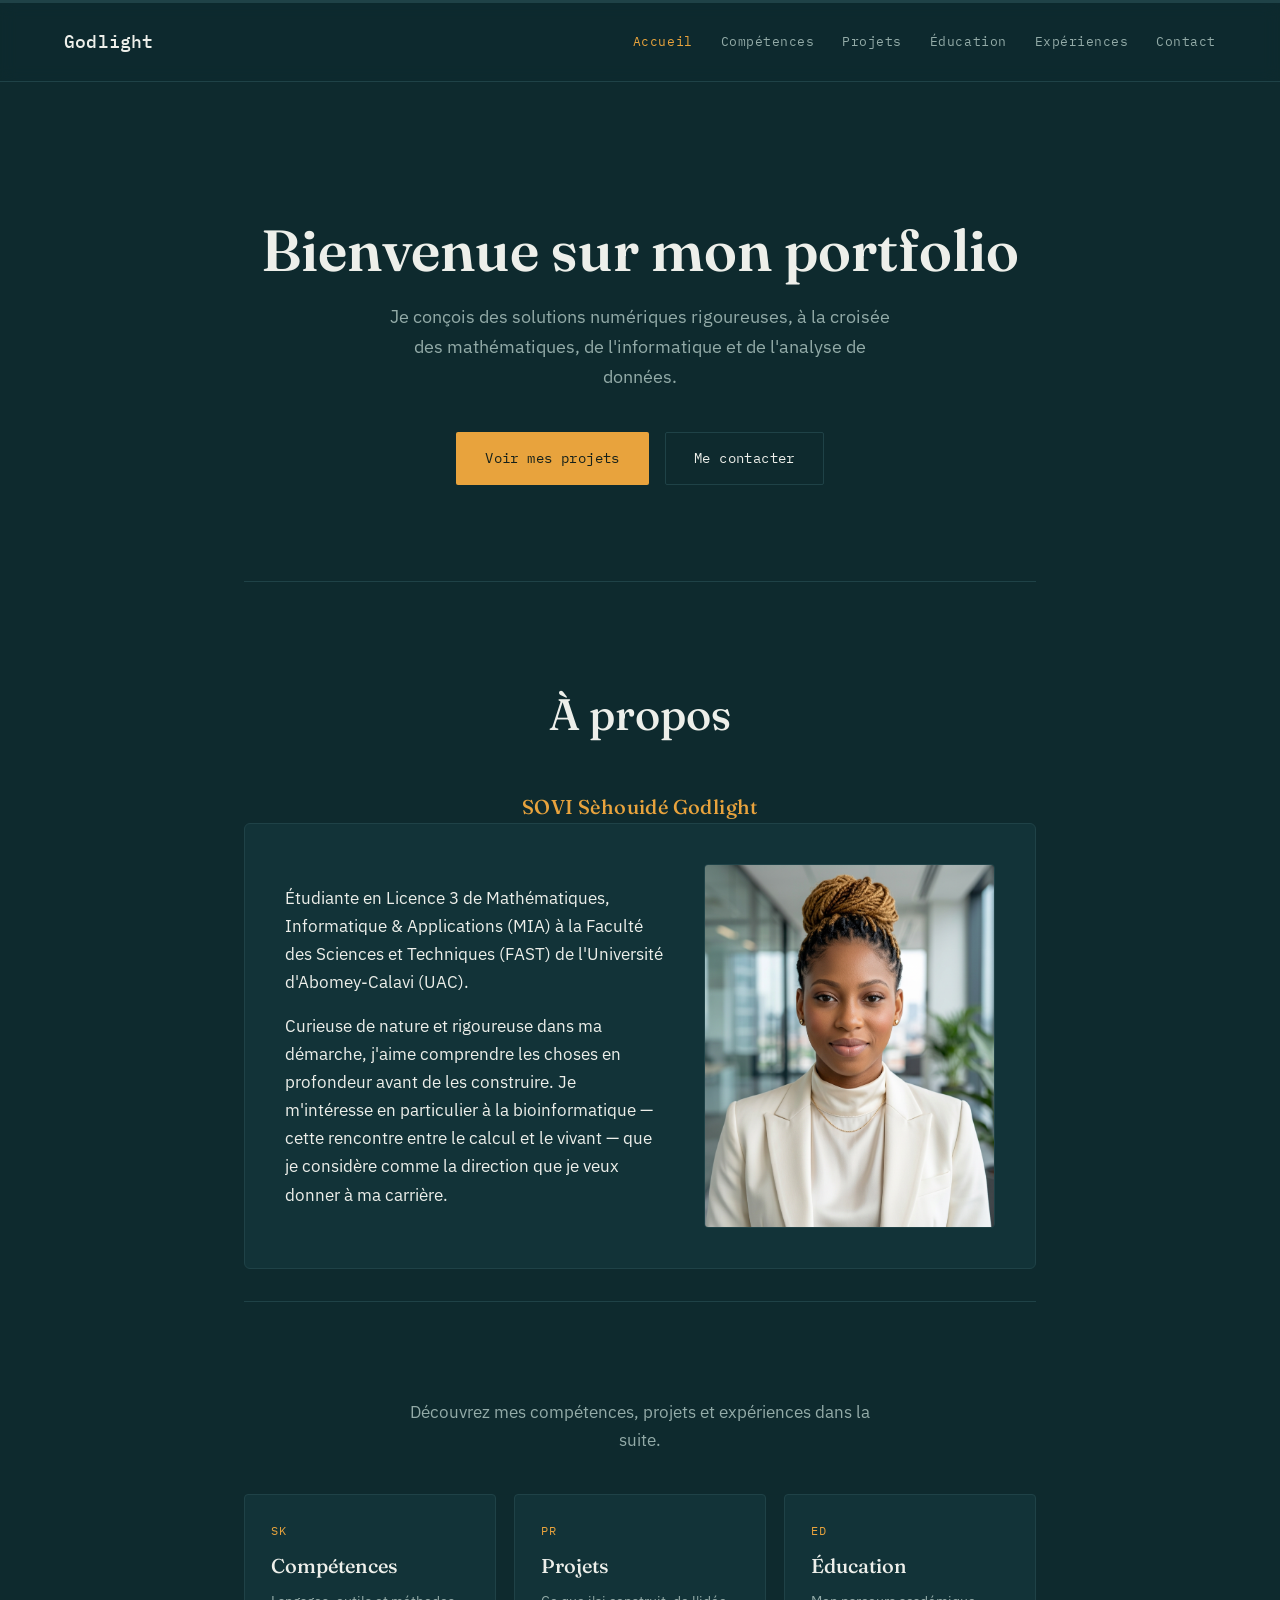
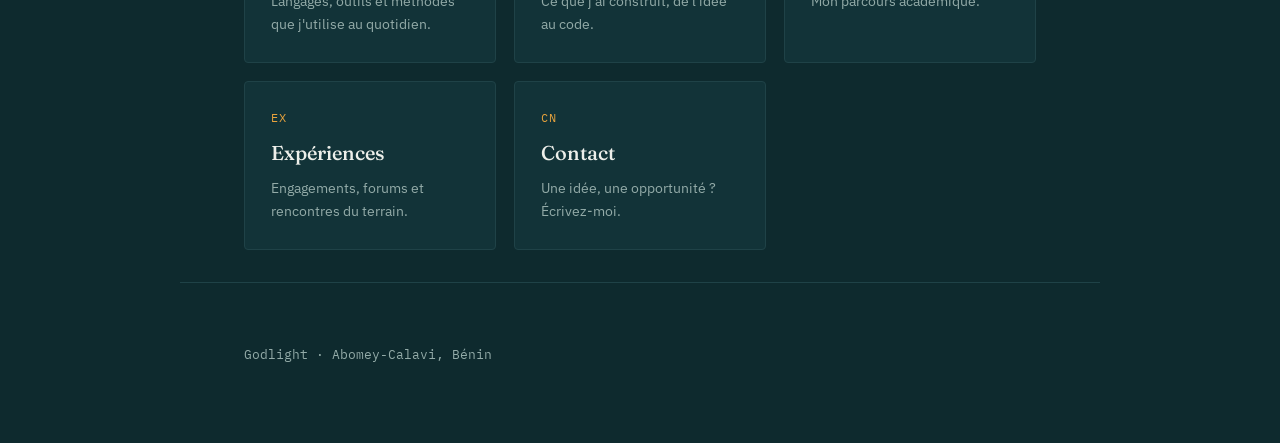
<file: index.html>
<!DOCTYPE html>
<html lang="fr">
<head>
<meta charset="UTF-8">
<meta name="viewport" content="width=device-width, initial-scale=1.0">
<title>Godlight — Portfolio</title>
<link rel="preconnect" href="https://fonts.googleapis.com">
<link rel="preconnect" href="https://fonts.gstatic.com" crossorigin>
<link href="https://fonts.googleapis.com/css2?family=Fraunces:opsz,wght@9..144,400;9..144,500;9..144,600&family=IBM+Plex+Sans:wght@400;500;600&family=IBM+Plex+Mono:wght@400;500&display=swap" rel="stylesheet">
<link rel="stylesheet" href="style.css">
</head>
<body>

<div class="progress-rail" aria-hidden="true"><div class="progress-rail__fill" id="railFill"></div></div>

<header class="nav">
  <a href="index.html" class="nav__mark">Godlight</a>
  <nav class="nav__links">
    <a href="index.html" class="is-active">Accueil</a>
    <a href="competences.html">Compétences</a>
    <a href="projets.html">Projets</a>
    <a href="education.html">Éducation</a>
    <a href="experiences.html">Expériences</a>
    <a href="contact.html">Contact</a>
  </nav>
</header>

<main>

  
  <section class="hero">
    <h1 class="hero__title">Bienvenue sur mon portfolio</h1>
    <p class="hero__pitch">
      Je conçois des solutions numériques rigoureuses, à la croisée des mathématiques,
      de l'informatique et de l'analyse de données.
    </p>
    <div class="hero__cta">
      <a href="projets.html" class="btn btn--solid">Voir mes projets</a>
      <a href="contact.html" class="btn btn--ghost">Me contacter</a>
    </div>
  </section>

  
  <section class="section" id="apropos">
    <h2 class="section__title section__title--center">À propos</h2>


    <p class="about-signature">SOVI Sèhouidé Godlight</p>
    <div class="about-card">
      <div class="about-card__text">
        <p>
          Étudiante en Licence 3 de Mathématiques, Informatique &amp;
          Applications (MIA) à la Faculté des Sciences et Techniques (FAST)
          de l'Université d'Abomey-Calavi (UAC).
            
        </p>
        <p>
          Curieuse de nature et rigoureuse dans ma démarche, j'aime comprendre les
          choses en profondeur avant de les construire. Je m'intéresse en
          particulier à la bioinformatique — cette rencontre entre le calcul
          et le vivant — que je considère comme la direction que je veux donner
          à ma carrière.
        </p>
      </div>
      <div class="about-card__photo">
        <img src="photo.jpg" alt="Photo de SOVI Sèhouidé Godlight">
      </div>
    </div>
  </section>

  
  <section class="section">
    <p class="section-intro">Découvrez mes compétences, projets et expériences dans la suite.</p>

    <div class="home-grid">
      <a href="competences.html" class="home-card">
        <span class="home-card__tag">SK</span>
        <h3 class="home-card__title">Compétences</h3>
        <p class="home-card__desc">Langages, outils et méthodes que j'utilise au quotidien.</p>
      </a>
      <a href="projets.html" class="home-card">
        <span class="home-card__tag">PR</span>
        <h3 class="home-card__title">Projets</h3>
        <p class="home-card__desc">Ce que j'ai construit, de l'idée au code.</p>
      </a>
      <a href="education.html" class="home-card">
        <span class="home-card__tag">ED</span>
        <h3 class="home-card__title">Éducation</h3>
        <p class="home-card__desc">Mon parcours académique.</p>
      </a>
      <a href="experiences.html" class="home-card">
        <span class="home-card__tag">EX</span>
        <h3 class="home-card__title">Expériences</h3>
        <p class="home-card__desc">Engagements, forums et rencontres du terrain.</p>
      </a>
      <a href="contact.html" class="home-card">
        <span class="home-card__tag">CN</span>
        <h3 class="home-card__title">Contact</h3>
        <p class="home-card__desc">Une idée, une opportunité ? Écrivez-moi.</p>
      </a>
    </div>
  </section>

</main>

<footer class="footer">
  <p>Godlight · Abomey-Calavi, Bénin</p>
</footer>

<script>
  const rail = document.getElementById('railFill');
  function updateRail() {
    const scrollTop = window.scrollY;
    const docHeight = document.documentElement.scrollHeight - window.innerHeight;
    rail.style.width = (docHeight > 0 ? (scrollTop / docHeight) * 100 : 0) + '%';
  }
  window.addEventListener('scroll', updateRail, { passive: true });
  updateRail();
</script>

</body>
</html>
</file>
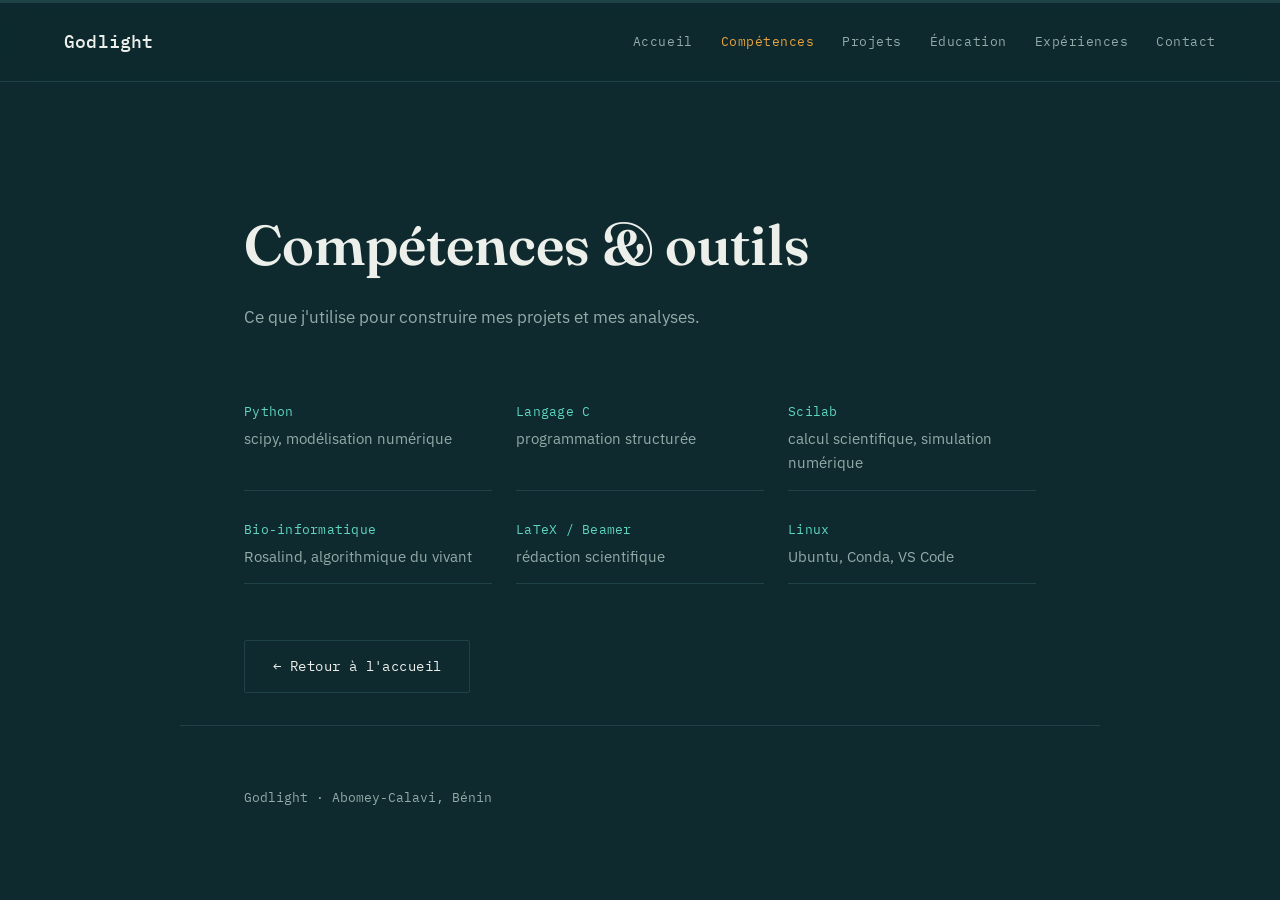
<file: competences.html>
<!DOCTYPE html>
<html lang="fr">
<head>
<meta charset="UTF-8">
<meta name="viewport" content="width=device-width, initial-scale=1.0">
<title>Compétences — Godlight</title>
<link rel="preconnect" href="https://fonts.googleapis.com">
<link rel="preconnect" href="https://fonts.gstatic.com" crossorigin>
<link href="https://fonts.googleapis.com/css2?family=Fraunces:opsz,wght@9..144,400;9..144,500;9..144,600&family=IBM+Plex+Sans:wght@400;500;600&family=IBM+Plex+Mono:wght@400;500&display=swap" rel="stylesheet">
<link rel="stylesheet" href="style.css">
</head>
<body>

<div class="progress-rail" aria-hidden="true"><div class="progress-rail__fill" id="railFill"></div></div>

<header class="nav">
  <a href="index.html" class="nav__mark">Godlight</a>
  <nav class="nav__links">
    <a href="index.html">Accueil</a>
    <a href="competences.html" class="is-active">Compétences</a>
    <a href="projets.html">Projets</a>
    <a href="education.html">Éducation</a>
    <a href="experiences.html">Expériences</a>
    <a href="contact.html">Contact</a>
  </nav>
</header>

<main>
  <section class="page-header">
    <h1 class="page-header__title">Compétences &amp; outils</h1>
    <p class="page-header__intro">Ce que j'utilise pour construire mes projets et mes analyses.</p>
  </section>

  <section class="section section--top">
    <ul class="skills">
      <li><span class="skills__tag">Python</span>scipy, modélisation numérique</li>
      <li><span class="skills__tag">Langage C</span>programmation structurée</li>
      <li><span class="skills__tag">Scilab</span>calcul scientifique, simulation numérique</li>
      <li><span class="skills__tag">Bio-informatique</span>Rosalind, algorithmique du vivant</li>
      <li><span class="skills__tag">LaTeX / Beamer</span>rédaction scientifique</li>
      <li><span class="skills__tag">Linux</span>Ubuntu, Conda, VS Code</li>
    </ul>

    <a href="index.html" class="btn btn--ghost btn--back">← Retour à l'accueil</a>
  </section>
</main>

<footer class="footer">
  <p>Godlight · Abomey-Calavi, Bénin</p>
</footer>

<script>
  const rail = document.getElementById('railFill');
  function updateRail() {
    const scrollTop = window.scrollY;
    const docHeight = document.documentElement.scrollHeight - window.innerHeight;
    rail.style.width = (docHeight > 0 ? (scrollTop / docHeight) * 100 : 0) + '%';
  }
  window.addEventListener('scroll', updateRail, { passive: true });
  updateRail();
</script>

</body>
</html>
</file>
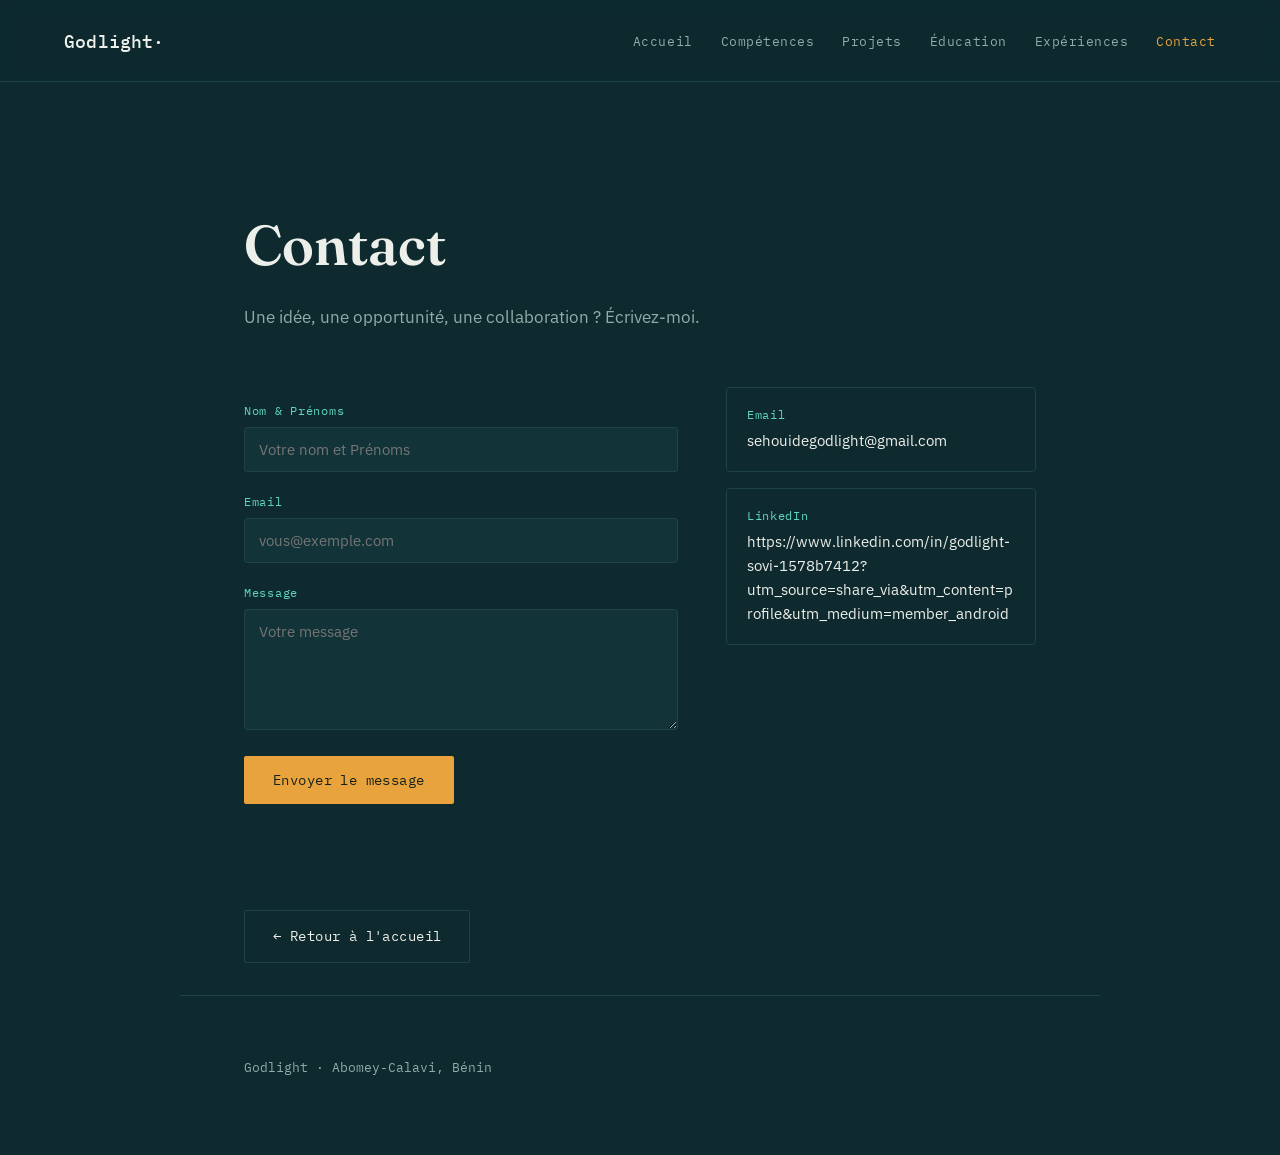
<file: contact.html>
<!DOCTYPE html>
<html lang="fr">
<head>
<meta charset="UTF-8">
<meta name="viewport" content="width=device-width, initial-scale=1.0">
<title>Contact — Godlight</title>
<link rel="preconnect" href="https://fonts.googleapis.com">
<link rel="preconnect" href="https://fonts.gstatic.com" crossorigin>
<link href="https://fonts.googleapis.com/css2?family=Fraunces:opsz,wght@9..144,400;9..144,500;9..144,600&family=IBM+Plex+Sans:wght@400;500;600&family=IBM+Plex+Mono:wght@400;500&display=swap" rel="stylesheet">
<link rel="stylesheet" href="style.css">
</head>
<body>

<div class="sequence-rail" aria-hidden="true"><div class="sequence-rail__fill" id="railFill"></div></div>

<header class="nav">
  <a href="index.html" class="nav__mark">Godlight<span>·</span></a>
  <nav class="nav__links">
    <a href="index.html">Accueil</a>
    <a href="competences.html">Compétences</a>
    <a href="projets.html">Projets</a>
    <a href="education.html">Éducation</a>
    <a href="experiences.html">Expériences</a>
    <a href="contact.html" class="is-active">Contact</a>
  </nav>
</header>

<main>
  <section class="page-header">
    <h1 class="page-header__title">Contact</h1>
    <p class="page-header__intro">
      Une idée, une opportunité, une collaboration ? Écrivez-moi.
    </p>
  </section>

  <section class="section section--top">
    <div class="contact">
      <form class="contact__form" id="contactForm" action="https://formspree.io/f/xnjevkde" method="POST">
        <label for="name">Nom &amp; Prénoms </label>
        <input type="text" id="name" name="name" placeholder="Votre nom et Prénoms" required>

        <label for="email">Email</label>
        <input type="email" id="email" name="email" placeholder="vous@exemple.com" required>

        <label for="message">Message</label>
        <textarea id="message" name="message" rows="5" placeholder="Votre message" required></textarea>

        <button type="submit" class="btn btn--solid">Envoyer le message</button>
        <p class="contact__note" id="formNote"></p>
      </form>

      <div class="contact__links">
        <a href="mailto:sehouidegodlight@gmail.com" class="contact__link">
          <span class="contact__link-label">Email</span>
          <span class="contact__link-value">sehouidegodlight@gmail.com</span>
        </a>
        <a href="https://www.linkedin.com/in/godlight-sovi-1578b7412?utm_source=share_via&utm_content=profile&utm_medium=member_android" class="contact__link" target="_blank" rel="noopener">
          <span class="contact__link-label">LinkedIn</span>
          <span class="contact__link-value">https://www.linkedin.com/in/godlight-sovi-1578b7412?utm_source=share_via&utm_content=profile&utm_medium=member_android</span>
        </a>
      </div>
    </div>

    <a href="index.html" class="btn btn--ghost btn--back">← Retour à l'accueil</a>
  </section>
</main>

<footer class="footer">
  <p>Godlight · Abomey-Calavi, Bénin</p>
</footer>

<script>
  const rail = document.getElementById('railFill');
  function updateRail() {
    const scrollTop = window.scrollY;
    const docHeight = document.documentElement.scrollHeight - window.innerHeight;
    rail.style.width = (docHeight > 0 ? (scrollTop / docHeight) * 100 : 0) + '%';
  }
  window.addEventListener('scroll', updateRail, { passive: true });
  updateRail();

  const form = document.getElementById('contactForm');
  const note = document.getElementById('formNote');
  form.addEventListener('submit', function (e) {
    e.preventDefault();
    fetch(form.action, {
      method: 'POST',
      body: new FormData(form),
      headers: { 'Accept': 'application/json' }
    })
    .then(response => {
      if (response.ok) {
        note.textContent = "Merci, votre message a bien été envoyé !";
        form.reset();
      } else {
        note.textContent = "Une erreur est survenue, réessayez ou contactez-moi par email.";
      }
    })
    .catch(() => {
      note.textContent = "Une erreur est survenue, réessayez ou contactez-moi par email.";
    });
  });
</script>

</body>
</html>
</file>
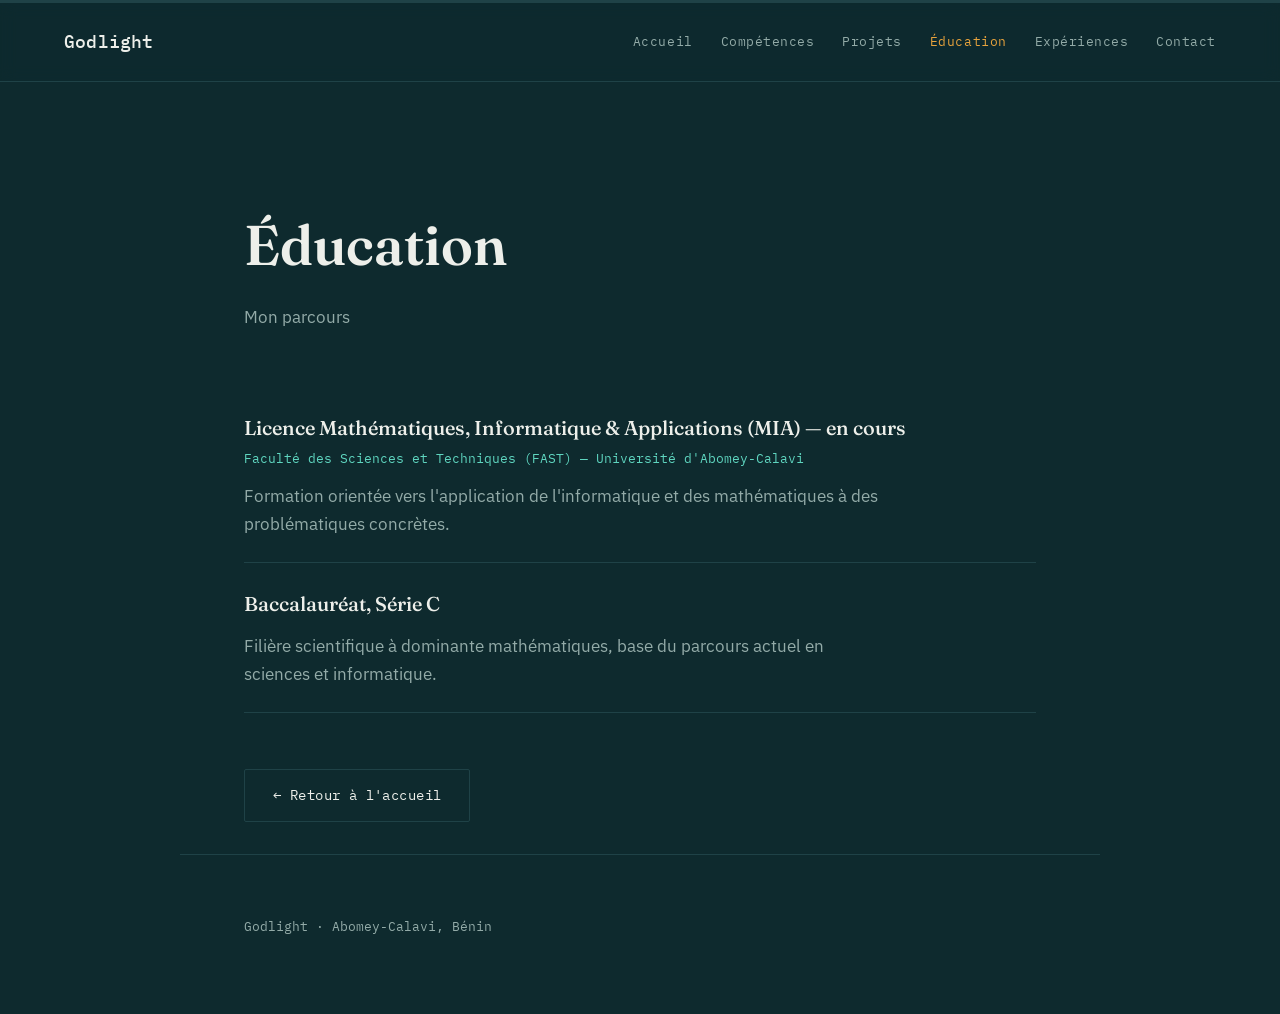
<file: education.html>
<!DOCTYPE html>
<html lang="fr">
<head>
<meta charset="UTF-8">
<meta name="viewport" content="width=device-width, initial-scale=1.0">
<title>Éducation — Godlight</title>
<link rel="preconnect" href="https://fonts.googleapis.com">
<link rel="preconnect" href="https://fonts.gstatic.com" crossorigin>
<link href="https://fonts.googleapis.com/css2?family=Fraunces:opsz,wght@9..144,400;9..144,500;9..144,600&family=IBM+Plex+Sans:wght@400;500;600&family=IBM+Plex+Mono:wght@400;500&display=swap" rel="stylesheet">
<link rel="stylesheet" href="style.css">
</head>
<body>

<div class="progress-rail" aria-hidden="true"><div class="progress-rail__fill" id="railFill"></div></div>

<header class="nav">
  <a href="index.html" class="nav__mark">Godlight</a>
  <nav class="nav__links">
    <a href="index.html">Accueil</a>
    <a href="competences.html">Compétences</a>
    <a href="projets.html">Projets</a>
    <a href="education.html" class="is-active">Éducation</a>
    <a href="experiences.html">Expériences</a>
    <a href="contact.html">Contact</a>
  </nav>
</header>

<main>
  <section class="page-header">
    <h1 class="page-header__title">Éducation</h1>
    <p class="page-header__intro">Mon parcours</p>
  </section>

  <section class="section section--top">
    <article class="edu-entry">
      <div class="edu-entry__head">
        <h3 class="edu-entry__title">Licence Mathématiques, Informatique &amp; Applications (MIA) — en cours</h3>
        <span class="edu-entry__place">Faculté des Sciences et Techniques (FAST) — Université d'Abomey-Calavi</span>
      </div>
      <p class="edu-entry__desc">
        Formation orientée vers l'application de l'informatique et des mathématiques
        à des problématiques concrètes.
      </p>
    </article>

    <article class="edu-entry">
      <div class="edu-entry__head">
        <h3 class="edu-entry__title">Baccalauréat, Série C</h3>
      </div>
      <p class="edu-entry__desc">
      Filière scientifique à dominante mathématiques, base du parcours actuel
      en sciences et informatique.
      </p>
    </article>

    <a href="index.html" class="btn btn--ghost btn--back">← Retour à l'accueil</a>
  </section>
</main>

<footer class="footer">
  <p>Godlight · Abomey-Calavi, Bénin</p>
</footer>

<script>
  const rail = document.getElementById('railFill');
  function updateRail() {
    const scrollTop = window.scrollY;
    const docHeight = document.documentElement.scrollHeight - window.innerHeight;
    rail.style.width = (docHeight > 0 ? (scrollTop / docHeight) * 100 : 0) + '%';
  }
  window.addEventListener('scroll', updateRail, { passive: true });
  updateRail();
</script>

</body>
</html>
</file>
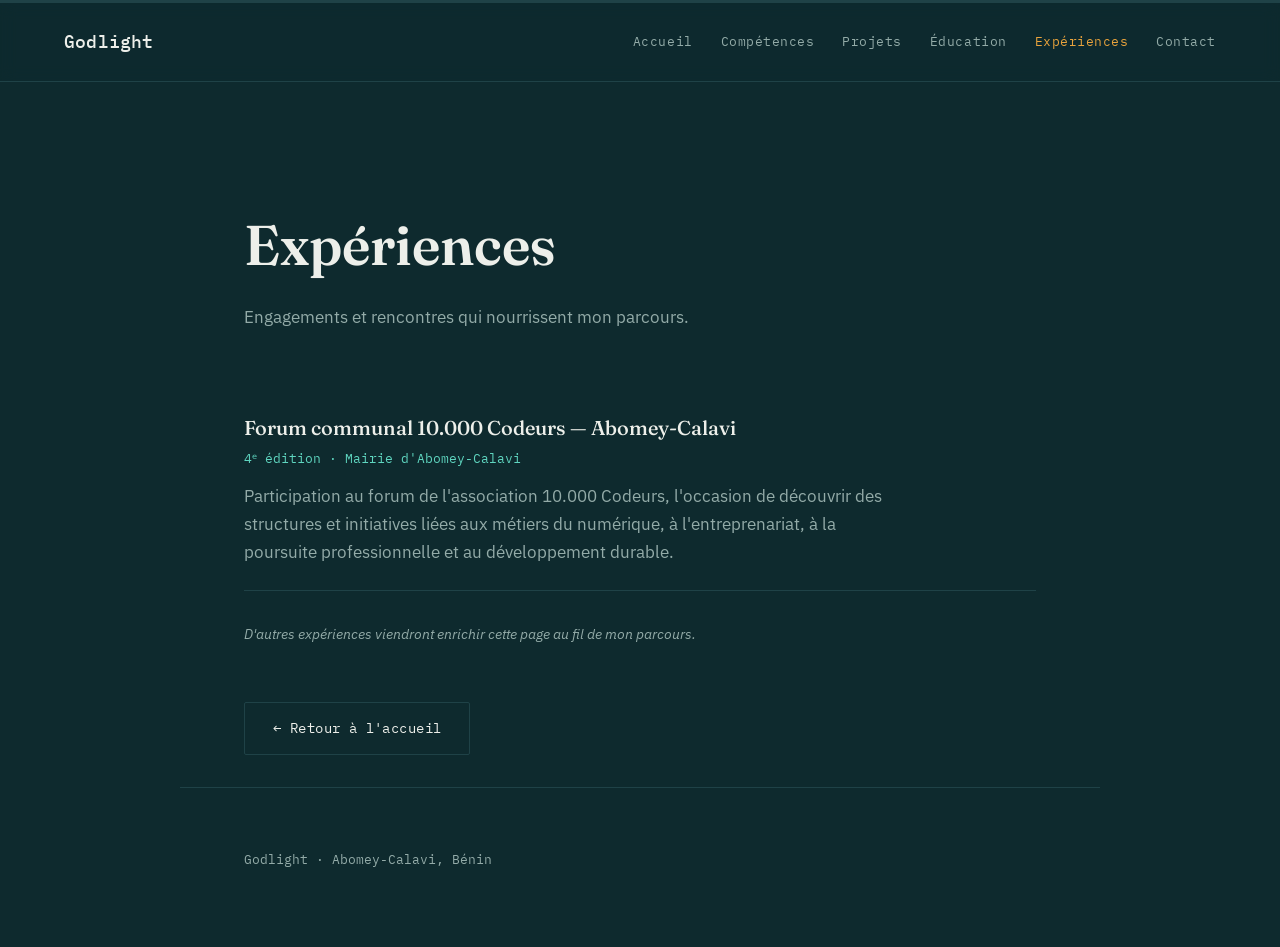
<file: experiences.html>
<!DOCTYPE html>
<html lang="fr">
<head>
<meta charset="UTF-8">
<meta name="viewport" content="width=device-width, initial-scale=1.0">
<title>Expériences — Godlight</title>
<link rel="preconnect" href="https://fonts.googleapis.com">
<link rel="preconnect" href="https://fonts.gstatic.com" crossorigin>
<link href="https://fonts.googleapis.com/css2?family=Fraunces:opsz,wght@9..144,400;9..144,500;9..144,600&family=IBM+Plex+Sans:wght@400;500;600&family=IBM+Plex+Mono:wght@400;500&display=swap" rel="stylesheet">
<link rel="stylesheet" href="style.css">
</head>
<body>

<div class="progress-rail" aria-hidden="true"><div class="progress-rail__fill" id="railFill"></div></div>

<header class="nav">
  <a href="index.html" class="nav__mark">Godlight</a>
  <nav class="nav__links">
    <a href="index.html">Accueil</a>
    <a href="competences.html">Compétences</a>
    <a href="projets.html">Projets</a>
    <a href="education.html">Éducation</a>
    <a href="experiences.html" class="is-active">Expériences</a>
    <a href="contact.html">Contact</a>
  </nav>
</header>

<main>
  <section class="page-header">
    <h1 class="page-header__title">Expériences</h1>
    <p class="page-header__intro">Engagements et rencontres qui nourrissent mon parcours.</p>
  </section>

  <section class="section section--top">
    <article class="edu-entry">
      <div class="edu-entry__head">
        <h3 class="edu-entry__title">Forum communal 10.000 Codeurs — Abomey-Calavi</h3>
        <span class="edu-entry__place">4ᵉ édition · Mairie d'Abomey-Calavi</span>
      </div>
      <p class="edu-entry__desc">
        Participation au forum de l'association 10.000 Codeurs, l'occasion de
        découvrir des structures et initiatives liées aux métiers du numérique, 
        à l'entreprenariat, à la poursuite professionnelle et au développement durable. 
      </p>
    </article>

    <p class="page-note">D'autres expériences viendront enrichir cette page au fil de mon parcours.</p>

    <a href="index.html" class="btn btn--ghost btn--back">← Retour à l'accueil</a>
  </section>
</main>

<footer class="footer">
  <p>Godlight · Abomey-Calavi, Bénin</p>
</footer>

<script>
  const rail = document.getElementById('railFill');
  function updateRail() {
    const scrollTop = window.scrollY;
    const docHeight = document.documentElement.scrollHeight - window.innerHeight;
    rail.style.width = (docHeight > 0 ? (scrollTop / docHeight) * 100 : 0) + '%';
  }
  window.addEventListener('scroll', updateRail, { passive: true });
  updateRail();
</script>

</body>
</html>
</file>
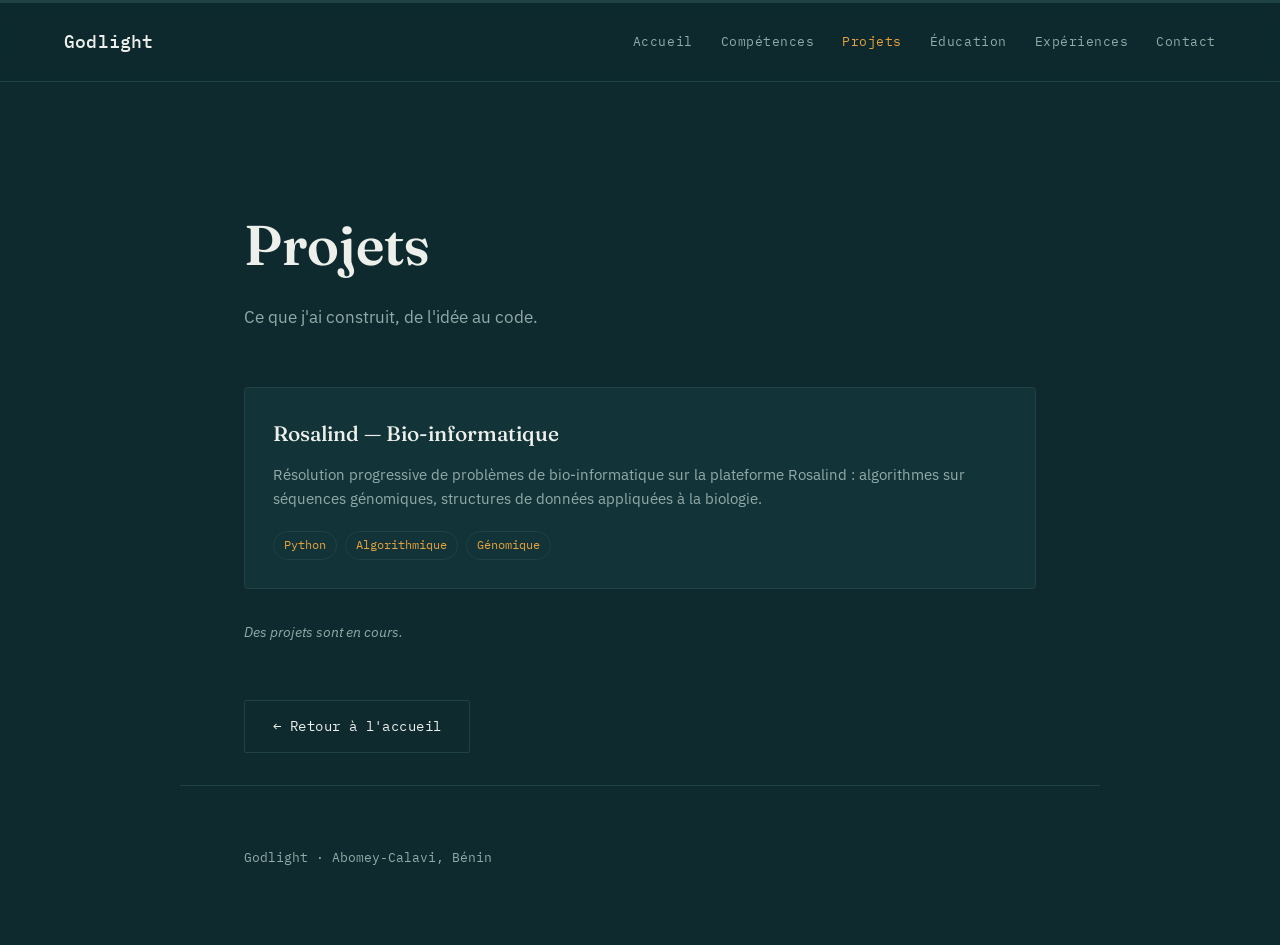
<file: projets.html>
<!DOCTYPE html>
<html lang="fr">
<head>
<meta charset="UTF-8">
<meta name="viewport" content="width=device-width, initial-scale=1.0">
<title>Projets — Godlight</title>
<link rel="preconnect" href="https://fonts.googleapis.com">
<link rel="preconnect" href="https://fonts.gstatic.com" crossorigin>
<link href="https://fonts.googleapis.com/css2?family=Fraunces:opsz,wght@9..144,400;9..144,500;9..144,600&family=IBM+Plex+Sans:wght@400;500;600&family=IBM+Plex+Mono:wght@400;500&display=swap" rel="stylesheet">
<link rel="stylesheet" href="style.css">
</head>
<body>

<div class="progress-rail" aria-hidden="true"><div class="progress-rail__fill" id="railFill"></div></div>

<header class="nav">
  <a href="index.html" class="nav__mark">Godlight</a>
  <nav class="nav__links">
    <a href="index.html">Accueil</a>
    <a href="competences.html">Compétences</a>
    <a href="projets.html" class="is-active">Projets</a>
    <a href="education.html">Éducation</a>
    <a href="experiences.html">Expériences</a>
    <a href="contact.html">Contact</a>
  </nav>
</header>

<main>
  <section class="page-header">
    <h1 class="page-header__title">Projets</h1>
    <p class="page-header__intro">Ce que j'ai construit, de l'idée au code.</p>
  </section>

  <section class="section section--top">
    <div class="projects">
      <article class="project">
        <h3 class="project__title">Rosalind — Bio-informatique</h3>
        <p class="project__desc">
          Résolution progressive de problèmes de bio-informatique sur la plateforme
          Rosalind : algorithmes sur séquences génomiques, structures de données
          appliquées à la biologie.
        </p>
        <div class="project__tags"><span>Python</span><span>Algorithmique</span><span>Génomique</span></div>
      </article>
    </div>

    <p class="page-note">Des projets sont en cours.</p>

    <a href="index.html" class="btn btn--ghost btn--back">← Retour à l'accueil</a>
  </section>
</main>

<footer class="footer">
  <p>Godlight · Abomey-Calavi, Bénin</p>
</footer>

<script>
  const rail = document.getElementById('railFill');
  function updateRail() {
    const scrollTop = window.scrollY;
    const docHeight = document.documentElement.scrollHeight - window.innerHeight;
    rail.style.width = (docHeight > 0 ? (scrollTop / docHeight) * 100 : 0) + '%';
  }
  window.addEventListener('scroll', updateRail, { passive: true });
  updateRail();
</script>

</body>
</html>
</file>
<file: style.css>
/* =========================================================
   TOKENS
   ========================================================= */
:root {
  --bg:        #0E2A2E;   /* fond principal — petrol profond */
  --bg-alt:    #123338;   /* panneaux légèrement plus clairs */
  --line:      #1F4247;   /* traits, séparateurs */
  --ink:       #EDEFEA;   /* texte principal, blanc cassé froid */
  --muted:     #93ABA8;   /* texte secondaire */
  --accent:    #E8A33D;   /* ambre — CTA, liens, accents chauds */
  --accent-2:  #5FD6C0;   /* menthe — détails, tags */

  --font-display: 'Fraunces', serif;
  --font-body: 'IBM Plex Sans', sans-serif;
  --font-mono: 'IBM Plex Mono', monospace;

  --max-width: 920px;
}

* { box-sizing: border-box; }

html { scroll-behavior: smooth; }

@media (prefers-reduced-motion: reduce) {
  html { scroll-behavior: auto; }
  * { animation-duration: 0.01ms !important; transition-duration: 0.01ms !important; }
}

body {
  margin: 0;
  background: var(--bg);
  color: var(--ink);
  font-family: var(--font-body);
  font-size: 17px;
  line-height: 1.65;
  -webkit-font-smoothing: antialiased;
}

a { color: inherit; text-decoration: none; }
ul { list-style: none; margin: 0; padding: 0; }
img { max-width: 100%; display: block; }

/* =========================================================
   BARRE DE PROGRESSION
   ========================================================= */
.progress-rail {
  position: fixed;
  top: 0; left: 0; right: 0;
  height: 3px;
  background: var(--line);
  z-index: 100;
}
.progress-rail__fill {
  height: 100%;
  width: 0%;
  background: linear-gradient(90deg, var(--accent-2), var(--accent));
  transition: width 0.1s linear;
}

/* =========================================================
   NAV
   ========================================================= */
.nav {
  position: sticky;
  top: 3px;
  z-index: 90;
  display: flex;
  justify-content: space-between;
  align-items: center;
  padding: 24px clamp(20px, 6vw, 64px);
  background: rgba(14, 42, 46, 0.85);
  backdrop-filter: blur(8px);
  border-bottom: 1px solid var(--line);
}

.nav__mark {
  font-family: var(--font-mono);
  font-weight: 500;
  font-size: 18px;
  letter-spacing: 0.01em;
  color: var(--ink);
  flex-shrink: 0;
}

.nav__links {
  display: flex;
  gap: clamp(14px, 3vw, 28px);
  font-family: var(--font-mono);
  font-size: 13px;
  letter-spacing: 0.04em;
  min-width: 0;
}

.nav__links a {
  color: var(--muted);
  transition: color 0.2s ease;
}
.nav__links a:hover,
.nav__links a:focus-visible {
  color: var(--accent-2);
}
.nav__links a.is-active {
  color: var(--accent);
}

/* =========================================================
   LAYOUT GÉNÉRAL
   ========================================================= */
main {
  max-width: var(--max-width);
  margin: 0 auto;
  padding: 0 clamp(20px, 6vw, 64px);
}

.section {
  padding: 96px 0 32px;
  border-top: 1px solid var(--line);
}

.section__title {
  font-family: var(--font-display);
  font-weight: 500;
  font-size: clamp(28px, 4vw, 38px);
  margin: 8px 0 32px;
}

.eyebrow {
  font-family: var(--font-mono);
  font-size: 13px;
  letter-spacing: 0.14em;
  text-transform: uppercase;
  color: var(--accent-2);
  margin: 0;
}

.section__title--center {
  text-align: center;
  font-size: clamp(32px, 5vw, 44px);
  margin: 0 0 40px;
}

.section-intro {
  text-align: center;
  max-width: 480px;
  margin: 0 auto 40px;
  color: var(--muted);
  font-size: 17px;
}

.about-signature {
  text-align: center;
  font-family: var(--font-display);
  font-weight: 500;
  font-size: 20px;
  letter-spacing: 0.02em;
  color: var(--accent);
  margin: 28px 0 0;
}

/* =========================================================
   HERO
   ========================================================= */
.hero {
  padding: 140px 0 96px;
  text-align: center;
}

.hero__title {
  font-family: var(--font-display);
  font-weight: 600;
  font-size: clamp(34px, 5.5vw, 58px);
  line-height: 1.1;
  max-width: 760px;
  margin: 0 auto 20px;
}

.hero__pitch {
  max-width: 520px;
  font-size: 18px;
  color: var(--muted);
  margin: 0 auto 40px;
}

.hero__cta { display: flex; gap: 16px; flex-wrap: wrap; justify-content: center; }

.btn {
  display: inline-block;
  padding: 14px 28px;
  font-family: var(--font-mono);
  font-size: 14px;
  letter-spacing: 0.03em;
  border-radius: 2px;
  border: 1px solid transparent;
  cursor: pointer;
  transition: transform 0.15s ease, background 0.2s ease, border-color 0.2s ease;
}
.btn:hover { transform: translateY(-1px); }
.btn:focus-visible { outline: 2px solid var(--accent-2); outline-offset: 2px; }

.btn--solid { background: var(--accent); color: #14201A; }
.btn--solid:hover { background: #f0ae4f; }

.btn--ghost { background: transparent; border-color: var(--line); color: var(--ink); }
.btn--ghost:hover { border-color: var(--accent-2); color: var(--accent-2); }

/* =========================================================
   A PROPOS — carte texte + photo
   ========================================================= */
.about-card {
  display: grid;
  grid-template-columns: 1.3fr 1fr;
  gap: 40px;
  align-items: center;
  background: var(--bg-alt);
  border: 1px solid var(--line);
  border-radius: 6px;
  padding: 40px;
}

.about-card__text p {
  color: var(--ink);
  margin: 0 0 16px;
}
.about-card__text p:last-child { margin-bottom: 0; }

.about-card__photo {
  aspect-ratio: 4 / 5;
  border-radius: 4px;
  overflow: hidden;
  border: 1px solid var(--line);
  background: var(--bg);
}
.about-card__photo img {
  width: 100%;
  height: 100%;
  object-fit: cover;
}

@media (max-width: 720px) {
  .about-card {
    grid-template-columns: 1fr;
  }
  .about-card__photo {
    order: -1;
    max-width: 260px;
    margin: 0 auto;
  }
}

/* =========================================================
   GRILLE DE NAVIGATION (accueil → autres pages)
   ========================================================= */
.home-grid {
  display: grid;
  grid-template-columns: repeat(auto-fit, minmax(220px, 1fr));
  gap: 18px;
}

.home-card {
  display: flex;
  flex-direction: column;
  gap: 8px;
  background: var(--bg-alt);
  border: 1px solid var(--line);
  border-radius: 4px;
  padding: 26px;
  transition: border-color 0.2s ease, transform 0.2s ease;
}
.home-card:hover,
.home-card:focus-visible {
  border-color: var(--accent-2);
  transform: translateY(-2px);
}

.home-card__tag {
  font-family: var(--font-mono);
  font-size: 12px;
  letter-spacing: 0.1em;
  color: var(--accent);
}

.home-card__title {
  font-family: var(--font-display);
  font-weight: 500;
  font-size: 20px;
  margin: 0;
}

.home-card__desc {
  color: var(--muted);
  font-size: 14px;
  margin: 0;
}

/* =========================================================
   EN-TÊTE DE PAGE (sous-pages)
   ========================================================= */
.page-header {
  padding: 120px 0 24px;
}

.page-header__title {
  font-family: var(--font-display);
  font-weight: 600;
  font-size: clamp(38px, 6vw, 56px);
  margin: 0 0 12px;
}

.page-header__intro {
  max-width: 520px;
  color: var(--muted);
  font-size: 17px;
  margin: 0;
}

.section--top {
  padding-top: 32px;
  border-top: none;
}

.section__subtitle {
  font-family: var(--font-display);
  font-weight: 500;
  font-size: 22px;
  margin: 48px 0 20px;
}

.page-note {
  color: var(--muted);
  font-size: 14px;
  font-style: italic;
  margin: 32px 0 0;
}

.btn--back { margin-top: 56px; }

/* =========================================================
   COMPÉTENCES
   ========================================================= */
.skills {
  display: grid;
  grid-template-columns: repeat(auto-fill, minmax(220px, 1fr));
  gap: 14px 24px;
}
.skills li {
  font-size: 15px;
  color: var(--muted);
  padding: 14px 0;
  border-bottom: 1px solid var(--line);
}
.skills__tag {
  display: block;
  font-family: var(--font-mono);
  font-size: 13px;
  color: var(--accent-2);
  margin-bottom: 4px;
  letter-spacing: 0.02em;
}

/* =========================================================
   PROJETS
   ========================================================= */
.projects {
  display: grid;
  grid-template-columns: repeat(auto-fit, minmax(260px, 1fr));
  gap: 20px;
}

.project {
  background: var(--bg-alt);
  border: 1px solid var(--line);
  border-radius: 4px;
  padding: 28px;
  transition: border-color 0.2s ease, transform 0.2s ease;
}
.project:hover {
  border-color: var(--accent-2);
  transform: translateY(-2px);
}

.project__title {
  font-family: var(--font-display);
  font-weight: 500;
  font-size: 21px;
  margin: 0 0 12px;
}

.project__desc {
  color: var(--muted);
  font-size: 14.5px;
  margin: 0 0 20px;
}

.project__tags {
  display: flex;
  flex-wrap: wrap;
  gap: 8px;
}
.project__tags span {
  font-family: var(--font-mono);
  font-size: 11.5px;
  color: var(--accent);
  border: 1px solid var(--line);
  padding: 4px 10px;
  border-radius: 999px;
}

/* =========================================================
   ÉDUCATION / EXPÉRIENCES
   ========================================================= */
.edu-entry {
  padding: 24px 0;
  border-bottom: 1px solid var(--line);
}

.edu-entry__head {
  display: flex;
  flex-direction: column;
  gap: 4px;
  margin-bottom: 12px;
}

.edu-entry__title {
  font-family: var(--font-display);
  font-weight: 500;
  font-size: 20px;
  margin: 0;
}

.edu-entry__place {
  font-family: var(--font-mono);
  font-size: 13px;
  color: var(--accent-2);
}

.edu-entry__desc {
  color: var(--muted);
  max-width: 640px;
  margin: 0;
}

.coursework {
  display: flex;
  flex-direction: column;
  gap: 16px;
}
.coursework li {
  font-size: 14.5px;
  color: var(--muted);
  padding-bottom: 16px;
  border-bottom: 1px solid var(--line);
}
.coursework__tag {
  display: block;
  font-family: var(--font-mono);
  font-size: 13px;
  color: var(--accent-2);
  margin-bottom: 4px;
}

/* =========================================================
   CONTACT
   ========================================================= */
.contact {
  display: grid;
  grid-template-columns: 1.4fr 1fr;
  gap: 48px;
}

.contact__form {
  display: flex;
  flex-direction: column;
  gap: 6px;
}

.contact__form label {
  font-family: var(--font-mono);
  font-size: 12px;
  letter-spacing: 0.06em;
  color: var(--accent-2);
  margin-top: 14px;
}

.contact__form input,
.contact__form textarea {
  background: var(--bg-alt);
  border: 1px solid var(--line);
  border-radius: 3px;
  padding: 12px 14px;
  color: var(--ink);
  font-family: var(--font-body);
  font-size: 15px;
  resize: vertical;
}

.contact__form input:focus,
.contact__form textarea:focus {
  outline: none;
  border-color: var(--accent-2);
}

.contact__form .btn {
  margin-top: 20px;
  align-self: flex-start;
}

.contact__note {
  font-size: 13px;
  color: var(--muted);
  min-height: 18px;
}

.contact__links {
  display: flex;
  flex-direction: column;
  gap: 16px;
  align-content: flex-start;
}

.contact__link {
  display: flex;
  flex-direction: column;
  gap: 4px;
  padding: 18px 20px;
  border: 1px solid var(--line);
  border-radius: 4px;
  transition: border-color 0.2s ease, background 0.2s ease;
}
.contact__link:hover {
  border-color: var(--accent);
  background: var(--bg-alt);
}
.contact__link-label {
  font-family: var(--font-mono);
  font-size: 11.5px;
  color: var(--accent-2);
  letter-spacing: 0.06em;
}
.contact__link-value {
  font-size: 14.5px;
  color: var(--ink);
  word-break: break-word;
}

@media (max-width: 640px) {
  .contact { grid-template-columns: 1fr; }
}

/* =========================================================
   FOOTER
   ========================================================= */
.footer {
  max-width: var(--max-width);
  margin: 0 auto;
  padding: 48px clamp(20px, 6vw, 64px) 64px;
  color: var(--muted);
  font-family: var(--font-mono);
  font-size: 13px;
  border-top: 1px solid var(--line);
}

/* =========================================================
   RESPONSIVE
   ========================================================= */
  /* =========================================================
   RESPONSIVE
   ========================================================= */
@media (max-width: 640px) {
  .nav {
    padding: 16px clamp(16px, 5vw, 24px);
    gap: 12px;
  }
  .nav__links {
    gap: 14px;
    font-size: 12px;
    overflow-x: auto;
    white-space: nowrap;
    -webkit-overflow-scrolling: touch;
    scrollbar-width: none;
  }
  .nav__links::-webkit-scrollbar { display: none; }
  .contact { grid-template-columns: 1fr; }
  .section { padding: 72px 0 24px; }
  .hero { padding: 96px 0 64px; }
}

@media (max-width: 400px) {
  body { font-size: 15.5px; }
  .nav__mark { font-size: 13px; }
  .hero__pitch { font-size: 16px; }
  .btn { padding: 12px 20px; font-size: 13px; }
}
</file>
